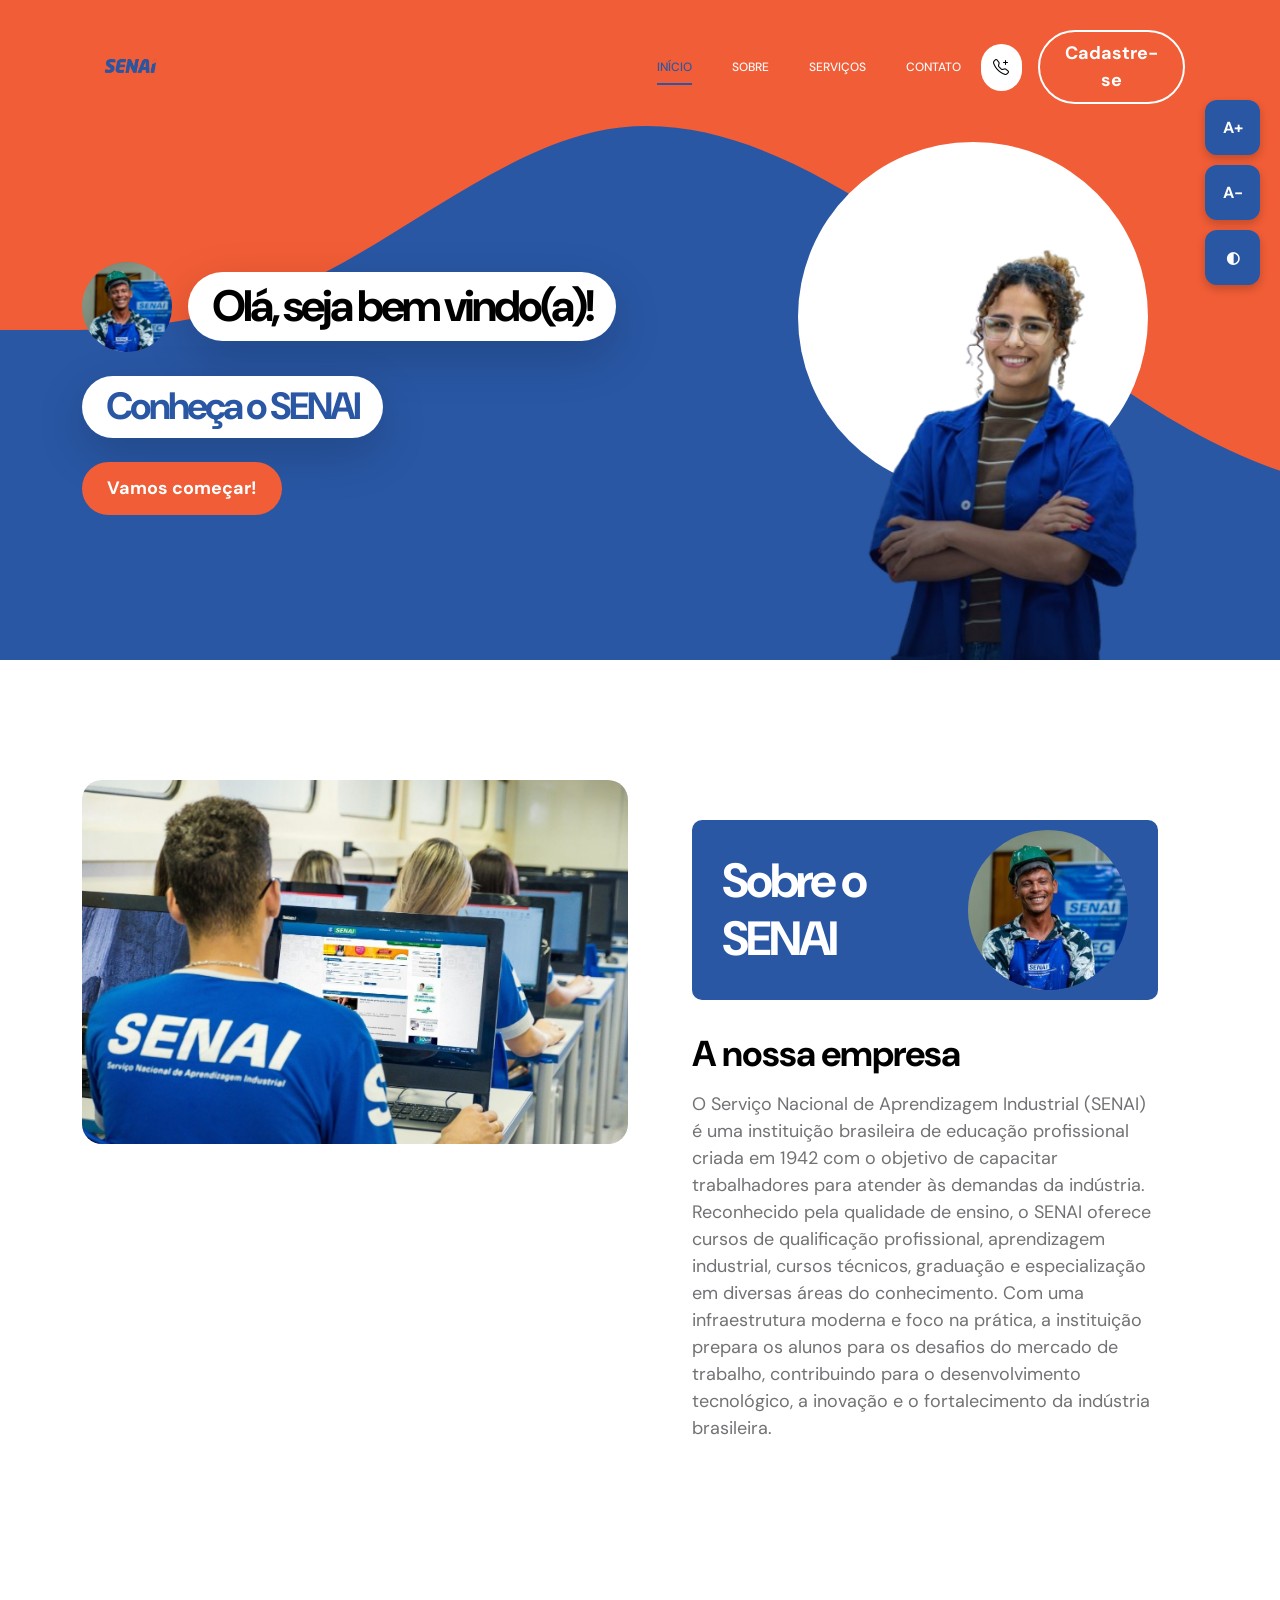
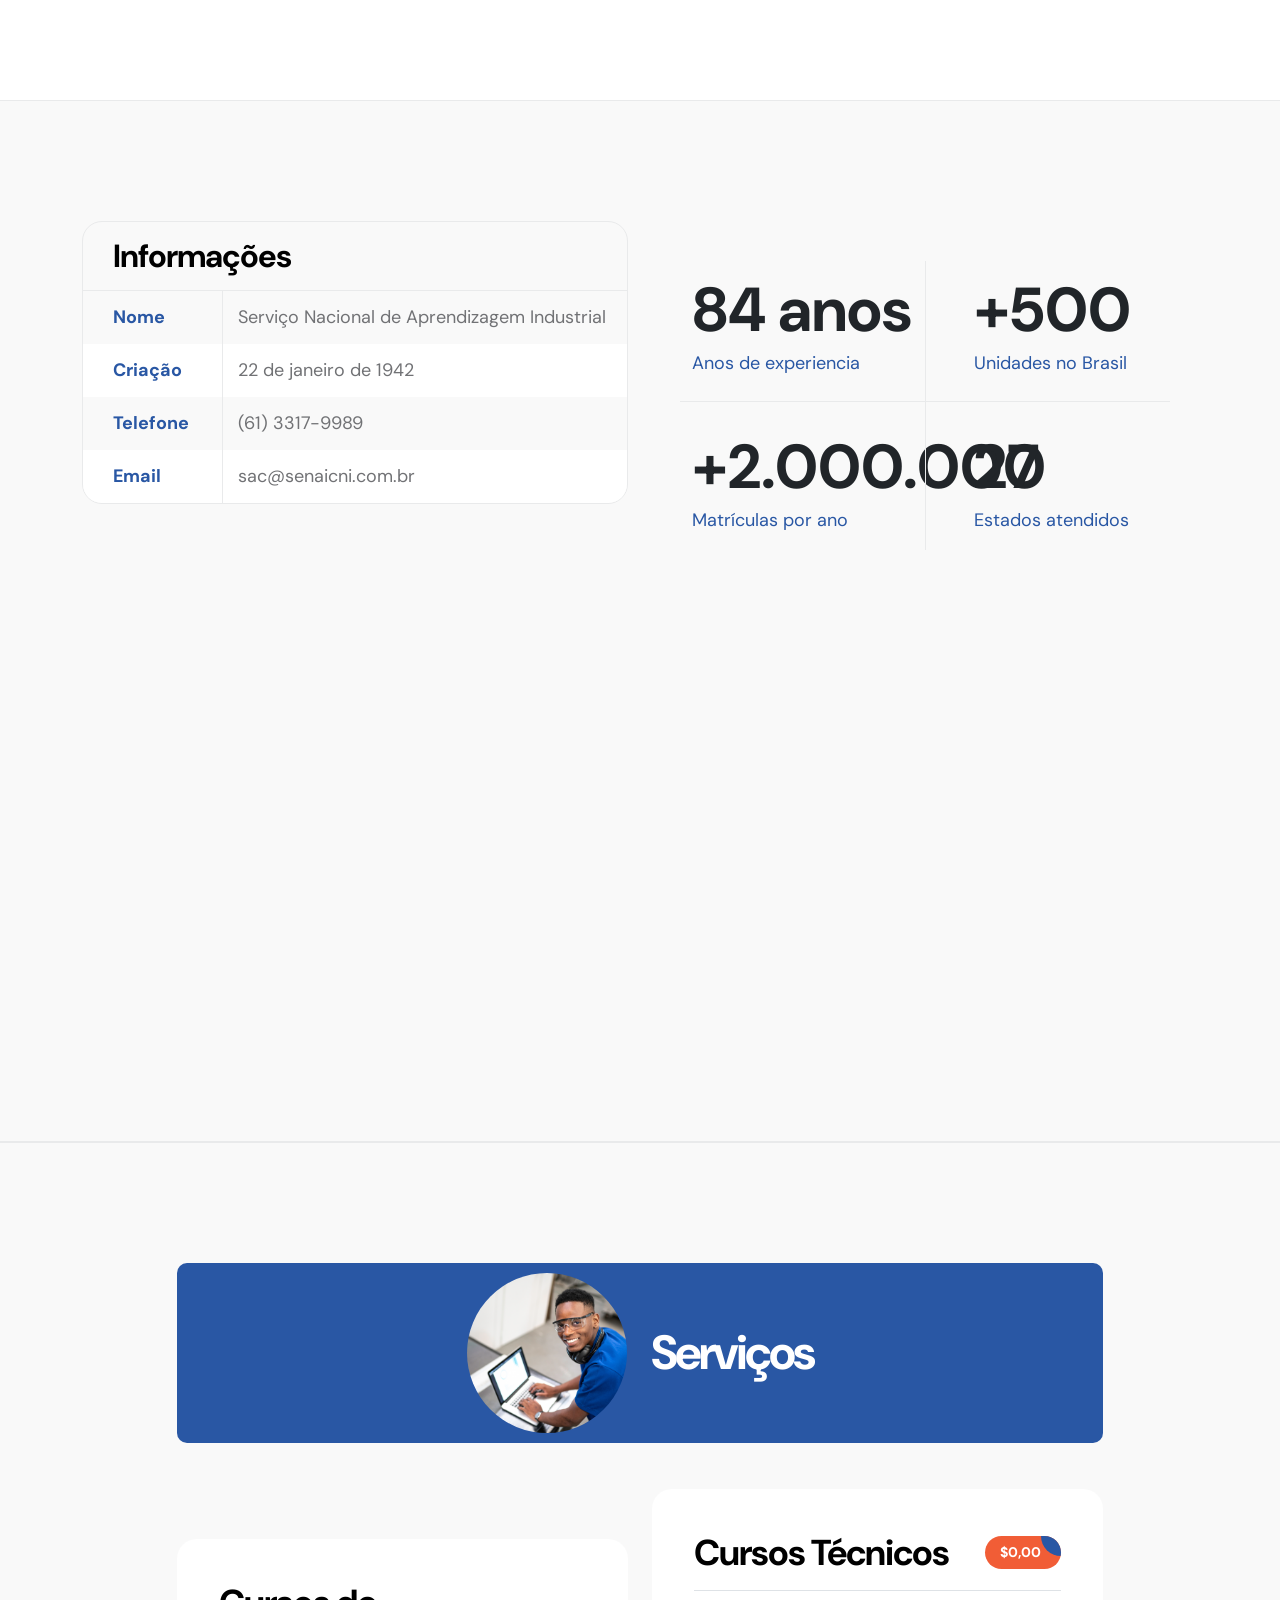
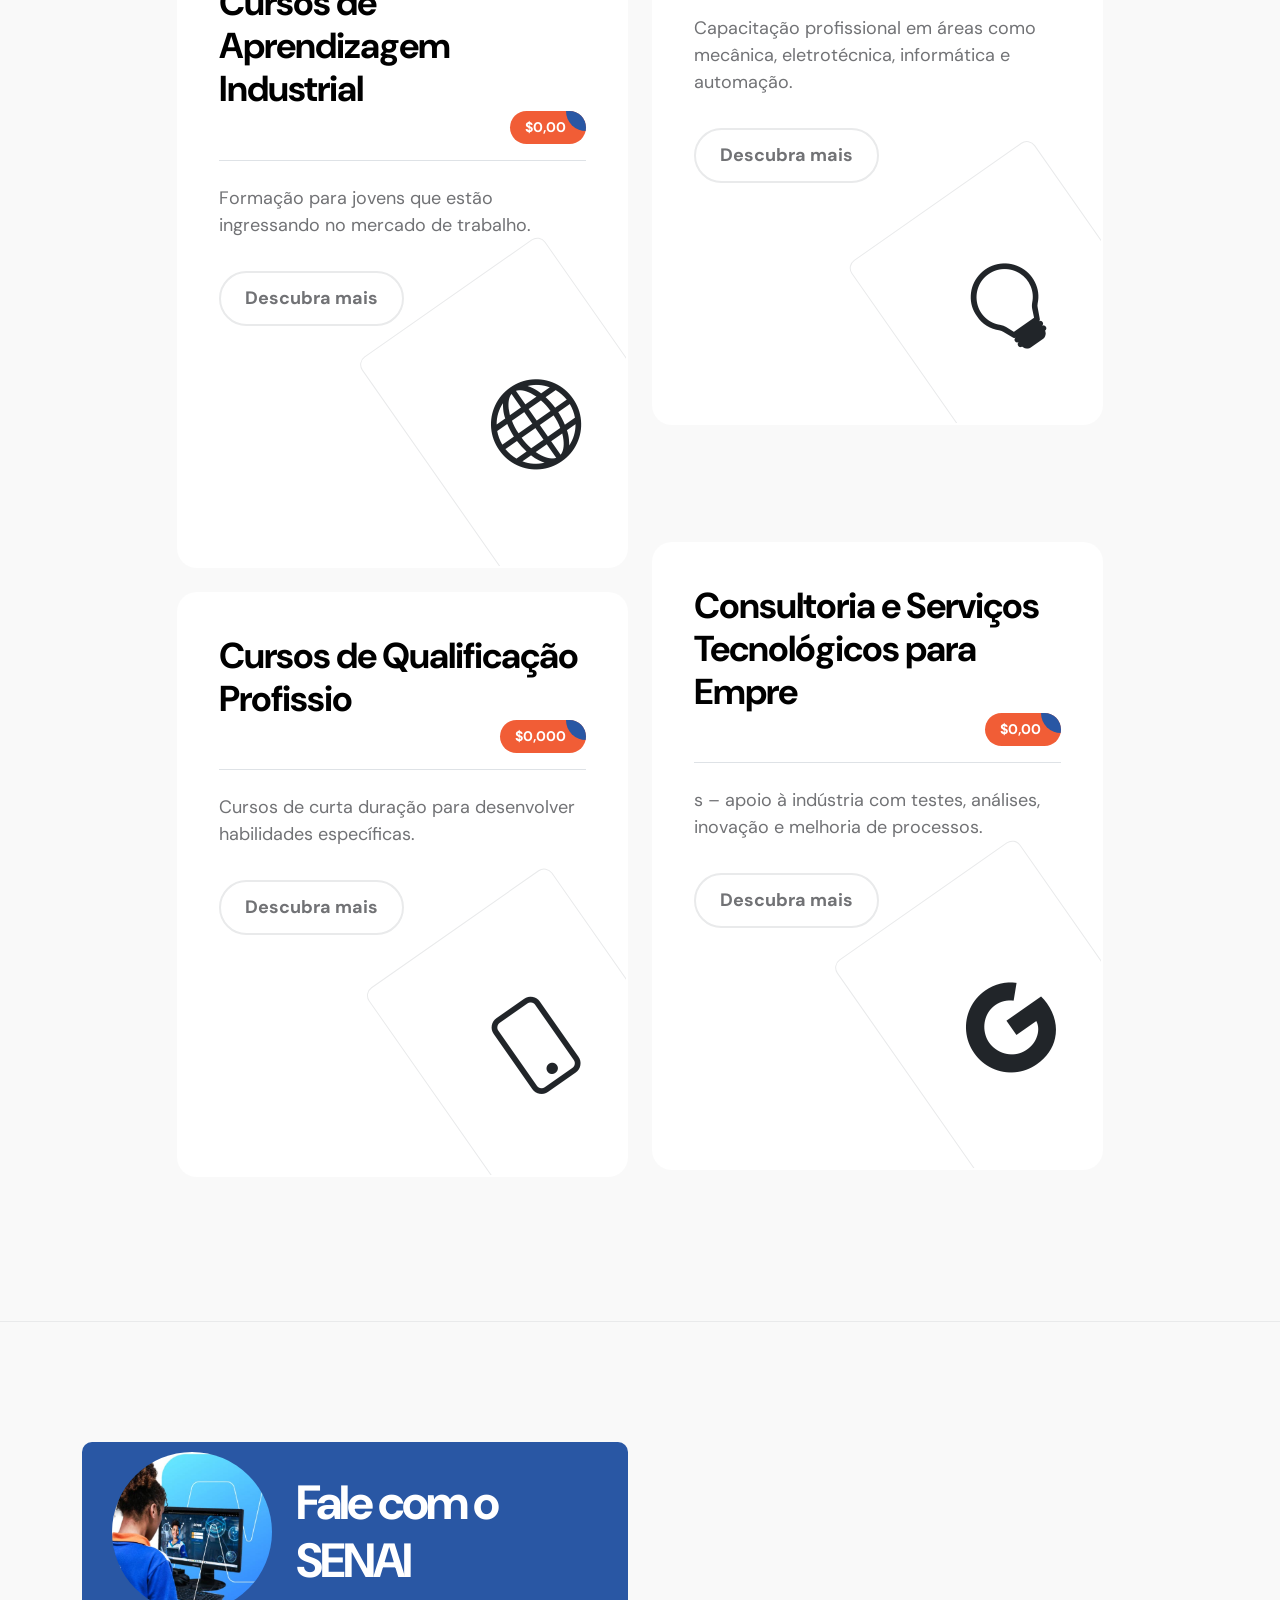
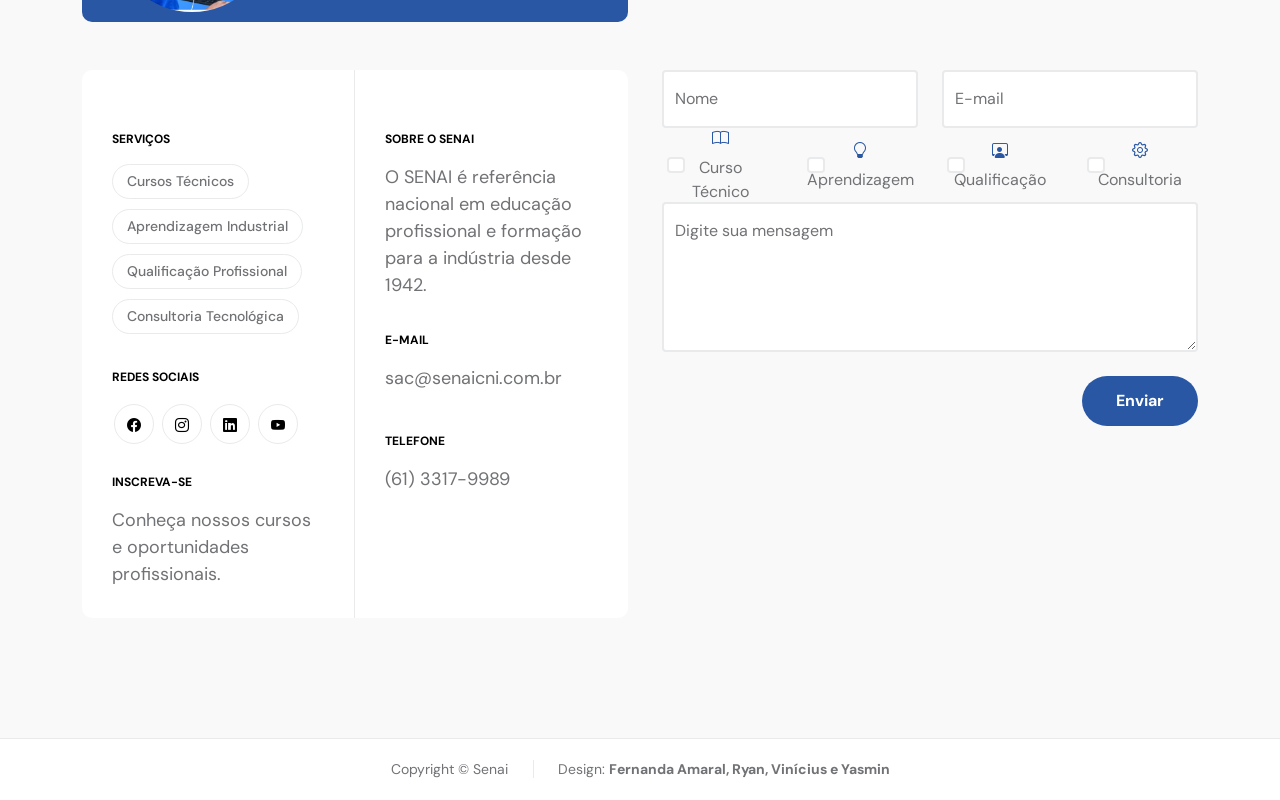
<file: Senai_projeto/index.html>
<!doctype html>
<html lang="en">
    <head>
        <meta charset="utf-8">
        <meta name="viewport" content="width=device-width, initial-scale=1">

        <meta name="description" content="">
        <meta name="author" content="TemplateMo">

        <title>Plataforma SENAI</title>

        <!-- CSS FILES -->
        <link rel="preconnect" href="https://fonts.googleapis.com">
        <link rel="preconnect" href="https://fonts.gstatic.com" crossorigin>
        <link href="https://fonts.googleapis.com/css2?family=DM+Sans:wght@400;500;700&display=swap" rel="stylesheet">
        <link href="css/bootstrap.min.css" rel="stylesheet">
        <link href="css/bootstrap-icons.css" rel="stylesheet">
        <link href="css/magnific-popup.css" rel="stylesheet">
        <link href="css/templatemo-first-portfolio-style.css" rel="stylesheet">
        
<!--
TemplateMo 578 First Portfolio
https://templatemo.com/tm-578-first-portfolio
-->
    </head>
    <style>
/* Painel de acessibilidade */
#acessibilidade{
    position: fixed;
    top: 100px;
    right: 20px;
    z-index: 9999;

    display: flex;
    flex-direction: column;
    gap: 10px;
}

#acessibilidade button{
    width: 55px;
    height: 55px;

    border: none;
    border-radius: 12px;

    background: #2957A4;
    color: white;

    font-weight: bold;
    font-size: 16px;

    box-shadow: 0 4px 10px rgba(0,0,0,.2);

    transition: .3s;
}

#acessibilidade button:hover{
    transform: scale(1.08);
    background:#5780c7;
}

/* Alto contraste */
body.alto-contraste{
    background:#000 !important;
    color:#fff !important;
}

/* Todos os elementos */
body.alto-contraste *,
body.alto-contraste *::before,
body.alto-contraste *::after{
    color:#fff !important;
    border-color:#fff !important;
    box-shadow:none !important;
}

/* Fundos */
body.alto-contraste section,
body.alto-contraste div,
body.alto-contraste nav,
body.alto-contraste header,
body.alto-contraste footer,
body.alto-contraste main,
body.alto-contraste article,
body.alto-contraste aside,
body.alto-contraste .container,
body.alto-contraste .row,
body.alto-contraste .col-lg-1,
body.alto-contraste .col-lg-2,
body.alto-contraste .col-lg-3,
body.alto-contraste .col-lg-4,
body.alto-contraste .col-lg-5,
body.alto-contraste .col-lg-6,
body.alto-contraste .col-lg-7,
body.alto-contraste .col-lg-8,
body.alto-contraste .col-lg-9,
body.alto-contraste .col-lg-10,
body.alto-contraste .col-lg-11,
body.alto-contraste .col-lg-12{
    background:#000 !important;
}

/* Componentes específicos do template */
body.alto-contraste .hero,
body.alto-contraste .about-thumb,
body.alto-contraste .profile-thumb,
body.alto-contraste .services-thumb,
body.alto-contraste .contact-info,
body.alto-contraste .section-title-wrap,
body.alto-contraste .featured,
body.alto-contraste .featured-border-bottom,
body.alto-contraste .featured-border-start,
body.alto-contraste .profile-title,
body.alto-contraste .services-price-wrap,
body.alto-contraste .form-floating{
    background:#000 !important;
}

/* Títulos */
body.alto-contraste h1,
body.alto-contraste h2,
body.alto-contraste h3,
body.alto-contraste h4,
body.alto-contraste h5,
body.alto-contraste h6{
    color:#ffff00 !important;
}

/* Links */
body.alto-contraste a{
    color:#00ffff !important;
    text-decoration:underline !important;
}

/* Botões */
body.alto-contraste .btn,
body.alto-contraste .custom-btn,
body.alto-contraste button{
    background:#ffff00 !important;
    color:#000 !important;
    border:2px solid #fff !important;
}

/* Formulários */
body.alto-contraste input,
body.alto-contraste textarea,
body.alto-contraste select,
body.alto-contraste .form-control{
    background:#000 !important;
    color:#fff !important;
    border:2px solid #fff !important;
}

/* Labels */
body.alto-contraste label{
    color:#fff !important;
}

/* Ícones */
body.alto-contraste i{
    color:#ffff00 !important;
}

/* SVG da hero */
body.alto-contraste svg path{
    fill:#000 !important;
}

/* Imagens permanecem normais */
body.alto-contraste img{
    filter:grayscale(100%) contrast(120%);
}
</style>
    <body>
        <!-- Painel de Acessibilidade -->
            <div id="acessibilidade">
                <button onclick="alterarFonte(1)" title="Aumentar Fonte">
                    A+
                </button>

                <button onclick="alterarFonte(-1)" title="Diminuir Fonte">
                    A-
                </button>

                <button onclick="toggleContraste()" title="Alto Contraste">
                    ◐ 
                </button>

            </div>
        <section class="preloader">
            <div class="spinner">
                <span class="spinner-rotate"></span>    
            </div>
        </section>

        <nav class="navbar navbar-expand-lg">
            <div class="container">

                <button class="navbar-toggler" type="button" data-bs-toggle="collapse" data-bs-target="#navbarNav" aria-controls="navbarNav" aria-expanded="false" aria-label="Toggle navigation">
                    <span class="navbar-toggler-icon"></span>
                </button>

                <a href="index.html" class="navbar-brand mx-auto mx-lg-0"><img src="./images/logo.jpg" width="15%"></a>

                <div class="d-flex align-items-center d-lg-none">
                    <i class="navbar-icon bi-telephone-plus me-3"></i>
                    <a class="custom-btn btn" href="#section_5">
                        (19) 99893-8733
                    </a>
                </div>

                <div class="collapse navbar-collapse" id="navbarNav">
                    <ul class="navbar-nav ms-lg-5">
                        <li class="nav-item">
                            <a class="nav-link click-scroll" href="#section_1">Início</a>
                        </li>

                        <li class="nav-item">
                            <a class="nav-link click-scroll" href="#section_2">Sobre</a>
                        </li>

                        <li class="nav-item">
                            <a class="nav-link click-scroll" href="#section_3">Serviços</a>
                        </li>

                        <li class="nav-item">
                            <a class="nav-link click-scroll" href="#section_5">Contato</a>
                        </li>
                    </ul>

                    <div class="d-lg-flex align-items-center d-none ms-auto">
                        <i class="navbar-icon bi-telephone-plus me-3"></i>
                        <a class="custom-btn btn" href="cadastro.html">
                            Cadastre-se
                        </a>
                    </div>
                </div>

            </div>
        </nav>
        <main>

            <section class="hero d-flex justify-content-center align-items-center" id="section_1">
                <div class="container">
                    <div class="row">

                        <div class="col-lg-7 col-12">
                            <div class="hero-text">
                                <div class="hero-title-wrap d-flex align-items-center mb-4">
                                    <img src="images/happy-bearded-young-man.jpg" class="avatar-image avatar-image-large img-fluid" alt="">

                                    <h1 class="hero-title ms-3 mb-0" style="color: #000;">Olá, seja bem vindo(a)!</h1>
                                </div>

                                <h2 class="mb-4">Conheça o SENAI</h2>
                                <p class="mb-4"><a class="custom-btn btn custom-link" href="#section_2">Vamos começar!</a></p>
                            </div>
                        </div>

                        <div class="col-lg-5 col-12 position-relative">
                            <div class="hero-image-wrap"></div>
                            <img src="images/portrait-happy-excited-man-holding-laptop-computer.png" class="hero-image img-fluid" alt="">
                        </div>

                    </div>
                </div>

                <svg xmlns="http://www.w3.org/2000/svg" viewBox="0 0 1440 320"><path fill=" #F15d36" fill-opacity="1" d="M0,160L24,160C48,160,96,160,144,138.7C192,117,240,75,288,64C336,53,384,75,432,106.7C480,139,528,181,576,208C624,235,672,245,720,240C768,235,816,213,864,186.7C912,160,960,128,1008,133.3C1056,139,1104,181,1152,202.7C1200,224,1248,224,1296,197.3C1344,171,1392,117,1416,90.7L1440,64L1440,0L1416,0C1392,0,1344,0,1296,0C1248,0,1200,0,1152,0C1104,0,1056,0,1008,0C960,0,912,0,864,0C816,0,768,0,720,0C672,0,624,0,576,0C528,0,480,0,432,0C384,0,336,0,288,0C240,0,192,0,144,0C96,0,48,0,24,0L0,0Z"></path></svg>
            </section>


            <section class="about section-padding" id="section_2">
                <div class="container">
                    <div class="row">

                        <div class="col-lg-6 col-12">
                            <img src="images/couple-working-from-home-together-sofa.jpg" class="about-image img-fluid" alt="">
                        </div>

                        <div class="col-lg-6 col-12 mt-5 mt-lg-0">
                            <div class="about-thumb">

                                <div class="section-title-wrap d-flex justify-content-end align-items-center mb-4">
                                    <h2 class="text-white me-4 mb-0">Sobre o SENAI</h2>

                                    <img src="images/happy-bearded-young-man.jpg" class="avatar-image img-fluid" alt="">
                                </div>

                                <h3 class="pt-2 mb-3">A nossa empresa</h3>

                                <p>O Serviço Nacional de Aprendizagem Industrial (SENAI) é uma instituição brasileira de educação profissional criada em 1942 com o objetivo de capacitar trabalhadores para atender às demandas da indústria. Reconhecido pela qualidade de ensino, o SENAI oferece cursos de qualificação profissional, aprendizagem industrial, cursos técnicos, graduação e especialização em diversas áreas do conhecimento. Com uma infraestrutura moderna e foco na prática, a instituição prepara os alunos para os desafios do mercado de trabalho, contribuindo para o desenvolvimento tecnológico, a inovação e o fortalecimento da indústria brasileira.</p>

                            </div>
                        </div>

                    </div>
                </div>
            </section>

            <section class="featured section-padding">
                <div class="container">
                    <div class="row">

                        <div class="col-lg-6 col-12">
                            <div class="profile-thumb">
                                <div class="profile-title">
                                    <h4 class="mb-0">Informações</h4>
                                </div>

                                <div class="profile-body">
                                    <p>
                                        <span class="profile-small-title">Nome</span> 
                                        <span>Serviço Nacional de Aprendizagem Industrial</span>
                                    </p>

                                    <p>
                                        <span class="profile-small-title">Criação</span> 
                                        <span>22 de janeiro de 1942</span>
                                    </p>

                                    <p>
                                        <span class="profile-small-title">Telefone</span> 
                                         <span><a href="tel: 305-240-9671">(61) 3317-9989</a></span>
                                    </p>

                                    <p>
                                        <span class="profile-small-title">Email</span> 
                                        <span><a href="mailto:hello@josh.design">sac@senaicni.com.br</a></span>
                                    </p>
                                </div>
                            </div>
                        </div>

                        <div class="col-lg-6 col-12 mt-5 mt-lg-0">
                            <div class="about-thumb">
                                <div class="row">
                                    <div class="col-lg-6 col-6 featured-border-bottom py-2">
                                        <strong class="featured-numbers">84 anos</strong>

                                        <p class="featured-text">Anos de experiencia</p>
                                    </div>

                                    <div class="col-lg-6 col-6 featured-border-start featured-border-bottom ps-5 py-2">
                                        <strong class="featured-numbers">+500</strong>

                                        <p class="featured-text">Unidades no Brasil</p>
                                    </div>

                                    <div class="col-lg-6 col-6 pt-4">
                                        <strong class="featured-numbers">+2.000.000</strong>

                                        <p class="featured-text">Matrículas por ano</p>
                                    </div>

                                    <div class="col-lg-6 col-6 featured-border-start ps-5 pt-4">
                                        <strong class="featured-numbers">27</strong>

                                        <p class="featured-text">Estados atendidos</p>
                                    </div>
                                </div>
                            </div>
                        </div>

                    </div>
                </div>
            </section>


            <section class="services section-padding" id="section_3">
                <div class="container">
                    <div class="row">

                        <div class="col-lg-10 col-12 mx-auto">
                            <div class="section-title-wrap d-flex justify-content-center align-items-center mb-5">
                                <img src="images/handshake-man-woman-after-signing-business-contract-closeup.jpg" class="avatar-image img-fluid" alt="">

                                <h2 class="text-white ms-4 mb-0">Serviços</h2>
                            </div>

                            <div class="row pt-lg-5">
                                <div class="col-lg-6 col-12">
                                    <div class="services-thumb">
                                        <div class="d-flex flex-wrap align-items-center border-bottom mb-4 pb-3">
                                            <h3 class="mb-0">Cursos de Aprendizagem Industrial</h3>

                                            <div class="services-price-wrap ms-auto">
                                                <p class="services-price-text mb-0">$0,00</p>
                                                <div class="services-price-overlay"></div>
                                            </div>
                                        </div>

                                        <p>Formação para jovens que estão ingressando no mercado de trabalho.</p>

                                        <a href="#" class="custom-btn custom-border-btn btn mt-3">Descubra mais</a>

                                        <div class="services-icon-wrap d-flex justify-content-center align-items-center">
                                            <i class="services-icon bi-globe"></i>
                                        </div>
                                    </div>
                                </div>

                                <div class="col-lg-6 col-12">
                                    <div class="services-thumb services-thumb-up">
                                        <div class="d-flex flex-wrap align-items-center border-bottom mb-4 pb-3">
                                            <h3 class="mb-0">Cursos Técnicos</h3>

                                            <div class="services-price-wrap ms-auto">
                                                <p class="services-price-text mb-0">$0,00</p>
                                                <div class="services-price-overlay"></div>
                                            </div>
                                        </div>

                                        <p>Capacitação profissional em áreas como mecânica, eletrotécnica, informática e automação.</p>

                                        <a href="#" class="custom-btn custom-border-btn btn mt-3">Descubra mais</a>

                                        <div class="services-icon-wrap d-flex justify-content-center align-items-center">
                                            <i class="services-icon bi-lightbulb"></i>
                                        </div>
                                    </div>
                                </div>

                                <div class="col-lg-6 col-12">
                                    <div class="services-thumb">
                                        <div class="d-flex flex-wrap align-items-center border-bottom mb-4 pb-3">
                                            <h3 class="mb-0">Cursos de Qualificação Profissio</h3>

                                            <div class="services-price-wrap ms-auto">
                                                <p class="services-price-text mb-0">$0,000</p>
                                                <div class="services-price-overlay"></div>
                                            </div>
                                        </div>

                                        <p>Cursos de curta duração para desenvolver habilidades específicas.</p>

                                        <a href="#" class="custom-btn custom-border-btn btn mt-3">Descubra mais</a>

                                        <div class="services-icon-wrap d-flex justify-content-center align-items-center">
                                            <i class="services-icon bi-phone"></i>
                                        </div>
                                    </div>
                                </div>

                                <div class="col-lg-6 col-12">
                                    <div class="services-thumb services-thumb-up">
                                        <div class="d-flex flex-wrap align-items-center border-bottom mb-4 pb-3">
                                            <h3 class="mb-0">Consultoria e Serviços Tecnológicos para Empre</h3>

                                            <div class="services-price-wrap ms-auto">
                                                <p class="services-price-text mb-0">$0,00</p>
                                                <div class="services-price-overlay"></div>
                                            </div>
                                        </div>

                                        <p>s – apoio à indústria com testes, análises, inovação e melhoria de processos.</p>

                                        <a href="#" class="custom-btn custom-border-btn btn mt-3">Descubra mais</a>

                                        <div class="services-icon-wrap d-flex justify-content-center align-items-center">
                                            <i class="services-icon bi-google"></i>
                                        </div>
                                    </div>
                                </div>
                            </div>
                        </div>
                    </div>
                </div>
            </section>

            <section class="contact section-padding" id="section_5">
    <div class="container">
        <div class="row">

            <div class="col-lg-6 col-md-8 col-12">
                <div class="section-title-wrap d-flex justify-content-center align-items-center mb-5">
                    <img src="images/aerial-view-man-using-computer-laptop-wooden-table.jpg" class="avatar-image img-fluid" alt="">

                    <h2 class="text-white ms-4 mb-0">Fale com o SENAI</h2>
                </div>
            </div>

            <div class="clearfix"></div>

            <div class="col-lg-3 col-md-6 col-12 pe-lg-0">
                <div class="contact-info contact-info-border-start d-flex flex-column">
                    <strong class="site-footer-title d-block mb-3">Serviços</strong>

                    <ul class="footer-menu">
                        <li class="footer-menu-item"><a href="#" class="footer-menu-link">Cursos Técnicos</a></li>

                        <li class="footer-menu-item"><a href="#" class="footer-menu-link">Aprendizagem Industrial</a></li>

                        <li class="footer-menu-item"><a href="#" class="footer-menu-link">Qualificação Profissional</a></li>

                        <li class="footer-menu-item"><a href="#" class="footer-menu-link">Consultoria Tecnológica</a></li>
                    </ul>

                    <strong class="site-footer-title d-block mt-4 mb-3">Redes Sociais</strong>

                    <ul class="social-icon">
                        <li class="social-icon-item"><a href="#" class="social-icon-link bi-facebook"></a></li>

                        <li class="social-icon-item"><a href="#" class="social-icon-link bi-instagram"></a></li>

                        <li class="social-icon-item"><a href="#" class="social-icon-link bi-linkedin"></a></li>

                        <li class="social-icon-item"><a href="#" class="social-icon-link bi-youtube"></a></li>
                    </ul>

                    <strong class="site-footer-title d-block mt-4 mb-3">Inscreva-se</strong>

                    <p class="mb-0">Conheça nossos cursos e oportunidades profissionais.</p>
                </div>
            </div>

            <div class="col-lg-3 col-md-6 col-12 ps-lg-0">
                <div class="contact-info d-flex flex-column">
                    <strong class="site-footer-title d-block mb-3">Sobre o SENAI</strong>

                    <p class="mb-2">
                        O SENAI é referência nacional em educação profissional e formação para a indústria desde 1942.
                    </p>

                    <strong class="site-footer-title d-block mt-4 mb-3">E-mail</strong>

                    <p>
                        <a href="mailto:sac@senaicni.com.br">
                            sac@senaicni.com.br
                        </a>
                    </p>

                    <strong class="site-footer-title d-block mt-4 mb-3">Telefone</strong>

                    <p class="mb-0">
                        <a href="tel:+556133179989">
                            (61) 3317-9989
                        </a>
                    </p>
                </div>
            </div>

            <div class="col-lg-6 col-12 mt-5 mt-lg-0">
                <form action="#" method="get" class="custom-form contact-form" role="form">
                    <div class="row">
                        <div class="col-lg-6 col-md-6 col-12">
                            <div class="form-floating">
                                <input type="text" name="name" id="name" class="form-control" placeholder="Nome" required="">
                                
                                <label for="floatingInput">Nome</label>
                            </div>
                        </div>

                        <div class="col-lg-6 col-md-6 col-12"> 
                            <div class="form-floating">
                                <input type="email" name="email" id="email" pattern="[^ @]*@[^ @]*" class="form-control" placeholder="E-mail" required="">
                                
                                <label for="floatingInput">E-mail</label>
                            </div>
                        </div>

                        <div class="col-lg-3 col-md-6 col-6">
                            <div class="form-check form-check-inline">
                                <input name="cursoTecnico" type="checkbox" class="form-check-input" id="inlineCheckbox1" value="1">

                                <label class="form-check-label" for="inlineCheckbox1">
                                    <i class="bi-book form-check-icon"></i>
                                    <span class="form-check-label-text">Curso Técnico</span>
                                </label>
                            </div>
                        </div>

                        <div class="col-lg-3 col-md-6 col-6">
                            <div class="form-check form-check-inline">
                                <input name="aprendizagem" type="checkbox" class="form-check-input" id="inlineCheckbox2" value="1">

                                <label class="form-check-label" for="inlineCheckbox2">
                                    <i class="bi-lightbulb form-check-icon"></i>
                                    <span class="form-check-label-text">Aprendizagem</span>
                                </label>
                            </div>
                        </div>

                        <div class="col-lg-3 col-md-6 col-6">
                            <div class="form-check form-check-inline">
                                <input name="qualificacao" type="checkbox" class="form-check-input" id="inlineCheckbox3" value="1">

                                <label class="form-check-label" for="inlineCheckbox3">
                                    <i class="bi-person-workspace form-check-icon"></i>
                                    <span class="form-check-label-text">Qualificação</span>
                                </label>
                            </div>
                        </div>

                        <div class="col-lg-3 col-md-6 col-6">
                            <div class="form-check form-check-inline me-0">
                                <input name="consultoria" type="checkbox" class="form-check-input" id="inlineCheckbox4" value="1">

                                <label class="form-check-label" for="inlineCheckbox4">
                                    <i class="bi-gear form-check-icon"></i>
                                    <span class="form-check-label-text">Consultoria</span>
                                </label>
                            </div>
                        </div>

                        <div class="col-lg-12 col-12">
                            <div class="form-floating">
                                <textarea class="form-control" id="message" name="message" placeholder="Digite sua mensagem"></textarea>
                                
                                <label for="floatingTextarea">Digite sua mensagem</label>
                            </div>
                        </div>

                        <div class="col-lg-3 col-12 ms-auto">
                            <button type="submit" class="form-control">Enviar</button>
                        </div>

                    </div>
                </form>
            </div>
            </div>
            </div>


        </main>

        <footer class="site-footer">
            <div class="container">
                <div class="row">

                    <div class="col-lg-12 col-12">
                        <div class="copyright-text-wrap">
                            <p class="mb-0">
                                <span class="copyright-text">Copyright © Senai</span>
                                Design: 
                                 <a rel="sponsored" href="https://templatemo.com" target="_blank">Fernanda Amaral, Ryan, Vinícius e Yasmin</a>
                            </p>
                        </div>
                    </div>

                </div>
            </div>
        </footer>

        <!-- JAVASCRIPT FILES -->
        <script src="js/jquery.min.js"></script>
        <script src="js/bootstrap.min.js"></script>
        <script src="js/jquery.sticky.js"></script>
        <script src="js/click-scroll.js"></script>
        <script src="js/jquery.magnific-popup.min.js"></script>
        <script src="js/magnific-popup-options.js"></script>
        <script src="js/custom.js"></script>



        <script>
let tamanhoFonte = 0;

function alterarFonte(valor) {

    tamanhoFonte += valor * 1;

    if (tamanhoFonte < -2) tamanhoFonte = -2;
    if (tamanhoFonte > 3) tamanhoFonte = 3;

    // pega TODOS os elementos visíveis com texto
    const elementos = document.querySelectorAll("body *");

    elementos.forEach(el => {

        // ignora elementos vazios ou não textuais
        if (el.children.length === 0 && el.innerText.trim() !== "") {

            const estilo = window.getComputedStyle(el);
            let fontSize = parseFloat(estilo.fontSize);

            // se não tiver tamanho definido, assume 16px
            if (!fontSize) fontSize = 16;

            // aplica incremento
            const novoTamanho = fontSize + (valor * 2);

            // limites de segurança
            if (novoTamanho >= 10 && novoTamanho <= 40) {
                el.style.fontSize = novoTamanho + "px";
            }
        }
    });
}

function toggleContraste() {
    document.body.classList.toggle("alto-contraste");
}
</script>


<!-- VLibras -->
<div vw class="enabled">
    <div vw-access-button class="active"></div>
    <div vw-plugin-wrapper>
        <div class="vw-plugin-top-wrapper"></div>
    </div>
</div>

<script src="https://vlibras.gov.br/app/vlibras-plugin.js"></script>

<script>
new window.VLibras.Widget('https://vlibras.gov.br/app');
</script>


    </body>
</html>
</file>
<file: Senai_projeto/css/templatemo-first-portfolio-style.css>
/*

TemplateMo 578 First Portfolio

https://templatemo.com/tm-578-first-portfolio

*/


/*---------------------------------------
  CUSTOM PROPERTIES ( VARIABLES )             
-----------------------------------------*/
:root {
  --white-color:                  #ffffff;
  --primary-color:                 #F15d36;
  --secondary-color:               #2957A4;
  --section-bg-color:             #f9f9f9;
  --dark-color:                   #000000;
  --p-color:                      #717275;
  --border-color:                 #e9eaeb;
  --featured-border-color:         #F15d36;

  --body-font-family:             'DM Sans', sans-serif;

  --h1-font-size:                 62px;
  --h2-font-size:                 48px;
  --h3-font-size:                 36px;
  --h4-font-size:                 32px;
  --h5-font-size:                 24px;
  --h6-font-size:                 22px;
  --p-font-size:                  18px;
  --menu-font-size:               12px;
  --copyright-font-size:          14px;

  --border-radius-large:          100px;
  --border-radius-medium:         20px;
  --border-radius-small:          10px;

  --font-weight-normal:           400;
  --font-weight-medium:           500;
  --font-weight-bold:             700;
}

body {
    background: var(--white-color);
    font-family: var(--body-font-family); 
}


/*---------------------------------------
  TYPOGRAPHY               
-----------------------------------------*/

h2,
h3,
h4,
h5,
h6 {
  color: var(--dark-color);
}

h1,
h2,
h3,
h4,
h5,
h6 {
  font-weight: var(--font-weight-bold);
  letter-spacing: -1px;
}

h1 {
  font-size: var(--h1-font-size);
  letter-spacing: -3px;
}

h2 {
  font-size: var(--h2-font-size);
  color: var(--secondary-color);
  letter-spacing: -3px;
}

h3 {
  font-size: var(--h3-font-size);
}

h4 {
  font-size: var(--h4-font-size);
}

h5 {
  font-size: var(--h5-font-size);
  line-height: normal;
}

h6 {
  font-size: var(--h6-font-size);
}

p {
  color: var(--p-color);
  font-size: var(--p-font-size);
  font-weight: var(--font-weight-normal);
}

ul li {
  color: var(--p-color);
  font-size: var(--p-font-size);
  font-weight: var(--font-weight-normal);
}

a, 
button {
  touch-action: manipulation;
  transition: all 0.3s;
}

a {
  color: var(--p-color);
  text-decoration: none;
}

a:hover {
  color: var(--secondary-color);
}

::selection {
  background: var(--secondary-color);
  color: var(--white-color);
}

::-moz-selection {
  background: var(--secondary-color);
  color: var(--white-color);
}

.section-padding {
  padding-top: 120px;
  padding-bottom: 120px;
}

b,
strong {
  font-weight: var(--font-weight-bold);
}

.section-title-wrap {
  background: var(--secondary-color);
  border-radius: var(--border-radius-small);
  padding: 10px 30px;
}


/*---------------------------------------
  AVATAR IMAGE               
-----------------------------------------*/
.avatar-image {
  border-radius: var(--border-radius-large);
  width: 160px;
  height: 160px;
  object-fit: cover;
}

.avatar-image-large {
  width: 90.4px;
  height: 90.4px;
}


/*---------------------------------------
  PRE LOADER               
-----------------------------------------*/
.preloader {
  position: fixed;
  top: 0;
  left: 0;
  width: 100%;
  height: 100%;
  z-index: 99999;
  display: flex;
  flex-flow: row nowrap;
  justify-content: center;
  align-items: center;
  background: none repeat scroll 0 0 var(--white-color);
}

.spinner {
  border: 1px solid transparent;
  border-radius: var(--border-radius-small);
  position: relative;
}

.spinner:before {
  content: '';
  box-sizing: border-box;
  position: absolute;
  top: 50%;
  left: 50%;
  width: 45px;
  height: 45px;
  margin-top: -10px;
  margin-left: -10px;
  border-radius: 50%;
  border: 1px solid var(--border-color);
  border-top-color: var(--white-color);
  animation: spinner .9s linear infinite;
}

@-webkit-@keyframes spinner {
  to {transform: rotate(360deg);
  }
}

@keyframes spinner {
  to {transform: rotate(360deg);}
}


/*---------------------------------------
  CUSTOM ICON               
-----------------------------------------*/
.navbar-icon {
  background: var(--white-color);
  border-radius: var(--border-radius-large);
  color: var(--dark-color);
  width: 47px;
  height: 47px;
  line-height: 47px;
  text-align: center;
}

.is-sticky .navbar-icon {
  background: var(--secondary-color);
  color: var(--white-color);
}

.form-check-icon {
  color: var(--secondary-color);
}


/*---------------------------------------
  CUSTOM BUTTON               
-----------------------------------------*/
.custom-btn,
.navbar .custom-btn {
  font-size: var(--p-font-size);
  font-weight: var(--font-weight-bold);
}

.navbar .custom-btn {
  background: transparent;
  border-width: 2px;
  border-style: solid;
  border-color: var(--white-color);
  color: var(--white-color);
  padding: 8px 22px;
}

.navbar .custom-btn:hover {
  background: var(--white-color);
  border-color: transparent;
  color: var(--secondary-color);
}

.custom-btn {
  background: var(--secondary-color);
  border-radius: var(--border-radius-large);
  color: var(--white-color);
  font-weight: var(--font-weight-bold);
  padding: 12px 24px;
}

.custom-btn:hover {
  background: var(--primary-color);
  box-shadow: 0 1rem 3rem rgba(0,0,0,.175);
  color: var(--white-color);
}

.custom-border-btn {
  background: transparent;
  border: 2px solid var(--border-color);
  color: var(--p-color);
}

.custom-border-btn:hover {
  background: var(--secondary-color);
  border-color: var(--secondary-color);
  color: var(--white-color);
}

.custom-link {
	background-color: var(--primary-color);
}

.custom-link:hover {
	background-color: var(--secondary-color);
}


/*---------------------------------------
  NAVIGATION              
-----------------------------------------*/
.sticky-wrapper {
  position: relative;
  z-index: 222;
  height: auto !important;
}

.is-sticky,
.is-sticky .navbar .container {
  background: var(--white-color);
  box-shadow: 0 1rem 3rem rgb(0 0 0 / 18%);
}

.is-sticky .navbar-brand,
.is-sticky .navbar-brand:hover {
  color: var(--dark-color);
}

.is-sticky .navbar-nav .nav-link {
  color: var(--p-color);
}

.is-sticky .navbar .custom-btn {
  border-color: var(--secondary-color);
  color: var(--secondary-color);
}

.is-sticky .navbar .custom-btn:hover {
  background: var(--secondary-color);
  color: var(--white-color);
}

.navbar {
  background: transparent;
  position: absolute;
  z-index: 9;
  right: 0;
  left: 0;
  transition: all 0.3s;
  padding-top: 15px;
  padding-bottom: 0;
}

.navbar .container {
  border-radius: var(--border-radius-small);
  padding: 10px 25px;
}

.navbar-brand {
  font-size: var(--h4-font-size);
  font-weight: var(--font-weight-bold);
}

.navbar-brand,
.navbar-brand:hover {
  color: var(--white-color);
}

.navbar-expand-lg .navbar-nav .nav-link {
  padding-right: 0;
  padding-left: 0;
  margin-right: 20px;
  margin-left: 20px;
}

.navbar-nav .nav-link {
  display: inline-block;
  color: var(--section-bg-color);
  font-size: var(--menu-font-size);
  font-weight: var(--font-weight-medium);
  text-transform: uppercase;
  position: relative;
  padding-top: 15px;
  padding-bottom: 15px;
}

.navbar-nav .nav-link::after {
  content: "";
  background: transparent;
  position: absolute;
  bottom: 6px;
  right: 0;
  left: 0;
  width: 100%;
  height: 2px;
}

.navbar-nav .nav-link.active::after, 
.navbar-nav .nav-link:hover::after {
  background: var(--secondary-color);
}

.navbar-nav .nav-link.active, 
.navbar-nav .nav-link:hover {
  color: var(--secondary-color);
}

.navbar-toggler {
  border: 0;
  padding: 0;
  cursor: pointer;
  margin: 0;
  width: 30px;
  height: 35px;
  outline: none;
}

.navbar-toggler:focus {
  outline: none;
  box-shadow: none;
}

.navbar-toggler[aria-expanded="true"] .navbar-toggler-icon {
  background: transparent;
}

.navbar-toggler[aria-expanded="true"] .navbar-toggler-icon:before,
.navbar-toggler[aria-expanded="true"] .navbar-toggler-icon:after {
  transition: top 300ms 50ms ease, -webkit-transform 300ms 350ms ease;
  transition: top 300ms 50ms ease, transform 300ms 350ms ease;
  transition: top 300ms 50ms ease, transform 300ms 350ms ease, -webkit-transform 300ms 350ms ease;
  top: 0;
}

.navbar-toggler[aria-expanded="true"] .navbar-toggler-icon:before {
  transform: rotate(45deg);
}

.navbar-toggler[aria-expanded="true"] .navbar-toggler-icon:after {
  transform: rotate(-45deg);
}

.navbar-toggler .navbar-toggler-icon {
  background: var(--white-color);
  transition: background 10ms 300ms ease;
  display: block;
  width: 30px;
  height: 2px;
  position: relative;
}

.navbar-toggler .navbar-toggler-icon:before,
.navbar-toggler .navbar-toggler-icon:after {
  transition: top 300ms 350ms ease, -webkit-transform 300ms 50ms ease;
  transition: top 300ms 350ms ease, transform 300ms 50ms ease;
  transition: top 300ms 350ms ease, transform 300ms 50ms ease, -webkit-transform 300ms 50ms ease;
  position: absolute;
  right: 0;
  left: 0;
  background: var(--white-color);
  width: 30px;
  height: 2px;
  content: '';
}

.navbar-toggler .navbar-toggler-icon::before {
  top: -8px;
}

.navbar-toggler .navbar-toggler-icon::after {
  top: 8px;
}


/*---------------------------------------
  HERO              
-----------------------------------------*/
.hero {
  background: var(--secondary-color);
  position: relative;
  overflow: hidden;
  padding-top: 330px;
  padding-bottom: 330px;
}
.onda-fundo{
    position: absolute;
    bottom: 0;
    left: 0;
    width: 100%;
    z-index: -1;
}

@media  screen and (min-width: 991px) {
  .hero {
    height: 60vh;
  }
}

.hero-title,
.hero h2 {
  background: var(--white-color);
  box-shadow: 0 1rem 3rem rgba(0,0,0,.175);
  border-radius: var(--border-radius-large);
  display: inline-block;
  padding: 8px 24px;
}

.hero-title {
	font-size: 44px;
}

.hero h2 {
	font-size: 38px;
}

.hero-text {
  position: relative;
  z-index: 22;
  top: 70px;
}

.hero-image-wrap {
  background: var(--white-color);
  border-radius: 100%;
  width: 350px;
  height: 350px;
  position: absolute;
  z-index: 22;
  top: -50px;
  right: 0;
  left: 0;
  margin: auto;
  pointer-events: none;
}

.hero-image {
  position: absolute;
  z-index: 22;
  top: 0;
  width: 100%;
  min-width: 550px;
}

.hero svg {
  position: absolute;
  z-index: 2;
  bottom: 0;
  right: 0;
  left: 0;
  overflow: hidden;
  height: 100%;
  pointer-events: none;
}




/*---------------------------------------
  ABOUT              
-----------------------------------------*/
.profile-thumb {
  border: 1px solid var(--border-color);
  border-radius: var(--border-radius-medium);
  position: relative;
  overflow: hidden;
}

.profile-title {
  border-bottom: 1px solid var(--border-color);
  padding: 15px 30px;
}

.profile-small-title {
  border-right: 1px solid var(--border-color);
  color: var(--secondary-color);
  font-weight: var(--font-weight-bold);
  min-width: 140px;
  margin-right: 10px;
  padding: 13px 30px;
  display: inline-block;
}

.profile-body p {
  margin-bottom: 0;
}

.profile-body p:nth-of-type(even) {
  background: var(--white-color);
}

.about-image {
  border-radius: var(--border-radius-medium);
}

.about-thumb{
    position: relative;
    z-index: 1;
    min-height: 800px;

    padding: 40px;
    padding-bottom: 100px; /* aumenta o espaço embaixo */
}


/*---------------------------------------
  FEATURED              
-----------------------------------------*/
.featured-numbers {
  font-size: var(--h1-font-size);
  line-height: normal;
  display: block;
}

.featured-text {
  color: var(--secondary-color);
}

.featured-border-bottom {
  border-bottom: 1px solid var(--border-color);
}

.featured-border-start {
  border-left: 1px solid var(--border-color);
}


/*---------------------------------------
  CLIENTS              
-----------------------------------------*/

.clients-item-height {
	height: 120px;
}

.clients-image {
  display: block;
  max-width: 100px;
  margin: auto;
  transition: all ease 0.2s;
}

.clients-image:hover {
  transform: scale(1.3);
}


/*---------------------------------------
  SERVICES              
-----------------------------------------*/
.services,
.featured {
  background: var(--section-bg-color);
  border-top: 1px solid var(--border-color);
  border-bottom: 1px solid var(--border-color);
}

.services-thumb {
  background: var(--white-color);
  border: 2px solid transparent;
  border-radius: var(--border-radius-medium);
  position: relative;
  overflow: hidden;
  margin-bottom: 24px;
  padding: 40px 40px 240px 40px;
  transition: all 0.5s;
}

.services-thumb-up {
  position: relative;
  bottom: 50px;
  margin-bottom: -50px;
}

.services-thumb:hover {
  border: 2px solid var(--secondary-color);
  box-shadow: 0 1rem 3rem rgba(0,0,0,.175);
}

.services-thumb:hover .services-icon-wrap {
  background: var(--secondary-color);
  border-color: var(--secondary-color);
  color: var(--white-color);
}

.services-icon-wrap {
  border: 1px solid var(--border-color);
  border-radius: var(--border-radius-small);
  position: absolute;
  bottom: 0;
  right: 0;
  width: 50%;
  height: 55%;
  transform: rotate(-35deg) translateY(55px);
  transition: all ease 0.5s;
}

.services-icon {
  font-size: 90px;
  position: relative;
  bottom: 15px;
}

.services-thumb:hover .services-price-wrap {
  background: var(--secondary-color);
}

.services-thumb:hover .services-price-overlay {
  background: var(--primary-color);
}

.services-price-wrap {
  background: var(--primary-color);
  border-radius: var(--border-radius-medium);
  position: relative;
  overflow: hidden;
  padding: 6px 20px 6px 15px;
  transition: all ease 0.5s;
}

.services-price-text {
  color: var(--white-color);
  font-size: var(--copyright-font-size);
  font-weight: var(--font-weight-bold);
}

.services-price-overlay {
  background: var(--secondary-color);
  border-bottom-left-radius: 100%;
  position: absolute;
  top: 0;
  right: 0;
  width: 20px;
  height: 20px;
  pointer-events: none;
}


/*---------------------------------------
  PROJECTS              
-----------------------------------------*/
.projects-thumb {
  background: var(--section-bg-color);
  border: 2px solid var(--white-color);
  border-radius: var(--border-radius-medium);
  position: relative;
  overflow: hidden;
  margin-top: 24px;
  margin-bottom: 24px;
  padding: 40px;
  transition: all ease 0.5s;
}

.projects-thumb:hover {
  border-color: var(--secondary-color);
}

.projects-thumb:hover .projects-image,
.projects-thumb:focus .projects-image {
  transform: rotate(0) translateY(0);
}

.projects-thumb .popup-image {
  display: block;
  width: 100%;
  height: 100%;
}

.projects-image {
  border-radius: var(--border-radius-medium);
  display: block;
  width: 100%;
  transform: rotate(10deg) translateY(80px);
  transition: all ease 0.5s;
}

.projects-title {
  margin-bottom: 20px;
}

.projects-tag {
  font-size: var(--menu-font-size);
  font-weight: var(--font-weight-medium);
  color: var(--secondary-color);
  text-transform: uppercase;
  margin-bottom: 5px;
}


/*---------------------------------------
  CONTACT              
-----------------------------------------*/
.contact {
  background: var(--section-bg-color);
}

.contact-info {
  background: var(--white-color);
  border-top-right-radius: var(--border-radius-small);
  border-bottom-right-radius: var(--border-radius-small);
  padding: 60px 30px 30px 30px;
  height: 100%;
}

.contact-info-border-start {
  border-right: 1px solid var(--border-color);
  border-radius: var(--border-radius-small) 0 0 var(--border-radius-small);
}

.contact-form {
  margin-left: 10px;
}


/*---------------------------------------
  CUSTOM FORM               
-----------------------------------------*/
.custom-form .form-control {
  background: var(--white-color);
  box-shadow: none;
  border: 2px solid var(--border-color);
  color: var(--p-color);
  margin-bottom: 24px;
  padding-top: 13px;
  padding-bottom: 13px;
  outline: none;
}

.form-floating>label {
  color: var(--p-color);
}

.form-check-inline {
  vertical-align: middle;
  width: 100%;
  position: relative;
  margin-right: 0;
  margin-top: 0;
  margin-bottom: 24px;
  padding: 0;
}

.custom-form .form-check-label {
  position: absolute;
  top: 50%;
  left: 50%;
  transform: translate(-50%, -50%);
  text-align: center;
}

.form-check-label-text {
  color: var(--p-color);
  display: block;
  font-size: copyright-font-size;
  margin-top: 5px;
}

.form-check-input[type=checkbox] {
  background: var(--white-color);
  border: 2px solid var(--border-color);
  box-shadow: none;
  outline: none;
  width: 18px;
  margin-top: 0;
  margin: 5px;
}

.form-check-input:checked[type=checkbox] {
  background-image: none;
}

.form-check-input:hover,
.form-check-input:checked {
  background-color: transparent;
  border-color: var(--secondary-color);
}

.custom-form .form-control:hover,
.custom-form .form-control:focus {
  background: transparent;
  border-color: var(--secondary-color);
}

.custom-form .form-floating textarea {
  height: 150px;
}

.custom-form button[type="submit"] {
  background: var(--secondary-color);
  border: none;
  border-radius: var(--border-radius-large);
  color: var(--white-color);
  font-weight: var(--font-weight-bold);
  transition: all 0.3s;
  margin-bottom: 0;
}

.custom-form button[type="submit"]:hover,
.custom-form button[type="submit"]:focus {
  background: var(--primary-color);
  border-color: transparent;
}


/*---------------------------------------
  SITE FOOTER              
-----------------------------------------*/
.site-footer {
  border-top: 1px solid var(--border-color);
  padding-top: 20px;
  padding-bottom: 20px;
  text-align: center;
}
.site-footer-title {
  font-size: var(--menu-font-size);
  color: var(--dark-color);
  text-transform: uppercase;
}

.copyright-text-wrap p,
.copyright-text {
  font-size: var(--copyright-font-size);
}

.copyright-text {
  border-right: 1px solid var(--border-color);
  padding-right: 25px;
  margin-right: 20px;
}

.copyright-text-wrap a {
  font-weight: var(--font-weight-bold);
}

.footer-menu {
  margin: 0;
  padding: 0;
}

.footer-menu-item {
  list-style: none;
  display: inline-block;
  vertical-align: top;
}

.footer-menu-link {
  border: 1px solid var(--border-color);
  border-radius: var(--border-radius-medium);
  font-size: var(--copyright-font-size);
  font-weight: var(--font-weight-medium);
  display: inline-block;
  vertical-align: top;
  text-align: center;
  margin-right: 10px;
  margin-bottom: 10px;
  padding: 6px 14px;
  min-width: 70px;
}

.footer-menu-link:hover {
  background: var(--secondary-color);
  border-color: transparent;
  color: var(--white-color);
}


/*---------------------------------------
  SOCIAL ICON               
-----------------------------------------*/
.social-icon {
  margin: 0;
  padding: 0;
}

.social-icon-item {
  list-style: none;
  display: inline-block;
  vertical-align: top;
}

.social-icon-link {
  border: 1px solid var(--border-color);
  border-radius: var(--border-radius-large);
  font-size: var(--copyright-font-size);
  color: var(--dark-color);
  display: inline-block;
  vertical-align: top;
  margin: 2px 2px 5px 2px;
  width: 40px;
  height: 40px;
  line-height: 40px;
  text-align: center;
}

.social-icon-link:hover {
  background: var(--secondary-color);
  border-color: transparent;
  color: var(--white-color);
}


/*---------------------------------------
  RESPONSIVE STYLES               
-----------------------------------------*/
@media screen and (min-width: 1600px) {
  .hero {
    padding-top: 380px;
    padding-bottom: 380px;
  }

  .hero-image-wrap {
    top: -50px;
    width: 400px;
    height: 400px;
  }

  .hero-image {
    min-width: 650px;
  }
  
  .hero-title,
	.hero h2 {
	  font-size: var(--h2-font-size);
	}
}

@media screen and (max-width: 991px) {
  h1 {
    font-size: 48px;
  }

  h2 {
    font-size: 36px;
  }

  h3 {
    font-size: 32px;
  }

  h4 {
    font-size: 28px;
  }

  h5 {
    font-size: 20px;
  }

  h6 {
    font-size: 18px;
  }

  .section-padding {
    padding-top: 80px;
    padding-bottom: 80px;
  }

  .custom-btn,
  .navbar .custom-btn {
    font-size: var(--copyright-text-font-size);
    padding: 8px 16px;
  }

  .navbar .container {
    background: var(--white-color);
  }

  .navbar-brand,
  .navbar-brand:hover {
    color: var(--dark-color);
  }

  .navbar-icon {
    background: var(--secondary-color);
    color: var(--white-color);
    width: 44px;
    height: 44px;
    line-height: 44px;
  }

  .navbar .custom-btn {
    border-color: var(--secondary-color);
    color: var(--secondary-color);
  }

  .navbar-toggler .navbar-toggler-icon,
  .navbar-toggler .navbar-toggler-icon:before,
  .navbar-toggler .navbar-toggler-icon:after {
    background: var(--dark-color);
  }

  .navbar-expand-lg .navbar-nav .nav-link {
    margin-left: 0;
  }

  .navbar-nav .nav-link {
    color: var(--p-color);
    padding-top: 10px;
    padding-bottom: 10px;
  }

  .hero {
    padding-top: 200px;
    padding-bottom: 400px;
  }

  .hero-text {
    top: 0;
    margin-bottom: 120px;
  }

  .about-thumb{
    position: relative;
    z-index: 1;
    min-height: 800px;

    padding: 40px;
    padding-bottom: 100px; /* aumenta o espaço embaixo */
}

  .about-numbers {
    font-size: 42px;
  }

  .services-thumb-up {
    bottom: 0;
    margin-bottom: 32px;
  }

  .services-thumb {
    margin-bottom: 32px;
    padding-bottom: 270px;
  }

  .services-icon-wrap {
    width: 45%;
    height: 60%;
  }

  .services .col-lg-10 .row .col-lg-6:last-child,
  .projects .col-lg-4:last-child {
    margin-bottom: 0;
  }

  .projects-thumb {
    margin-top: 0;
    margin-bottom: 32px;
  }

  .contact-info {
    border-radius: 0 0 var(--border-radius-small) var(--border-radius-small);
    padding: 40px 30px;
  }

  .contact-info-border-start {
    border-right: 0;
    border-bottom: 1px solid var(--border-color);
    border-radius: var(--border-radius-small) var(--border-radius-small) 0 0;
  }
}

@media screen and (max-width: 575px) {
  .navbar .container {
    margin-right: 12px;
    margin-left: 12px;
  }
}

@media screen and (max-width: 480px) {
  h1 {
    font-size: 40px;
  }

  h2 {
    font-size: 28px;
  }

  h3 {
    font-size: 26px;
  }

  h4 {
    font-size: 22px;
  }

  h5 {
    font-size: 20px;
  }

  .custom-btn,
  .navbar .custom-btn {
    font-size: 13px;
    padding: 6px 12px;
  }

  .navbar-icon {
    font-size: var(--copyright-font-size);
    width: 35.5px;
    height: 35.5px;
    line-height: 35.5px;
  }

  .hero-image-wrap {
    width: 300px;
    height: 300px;
  }

  .hero-image {
    min-width: inherit;
  }
}
</file>
